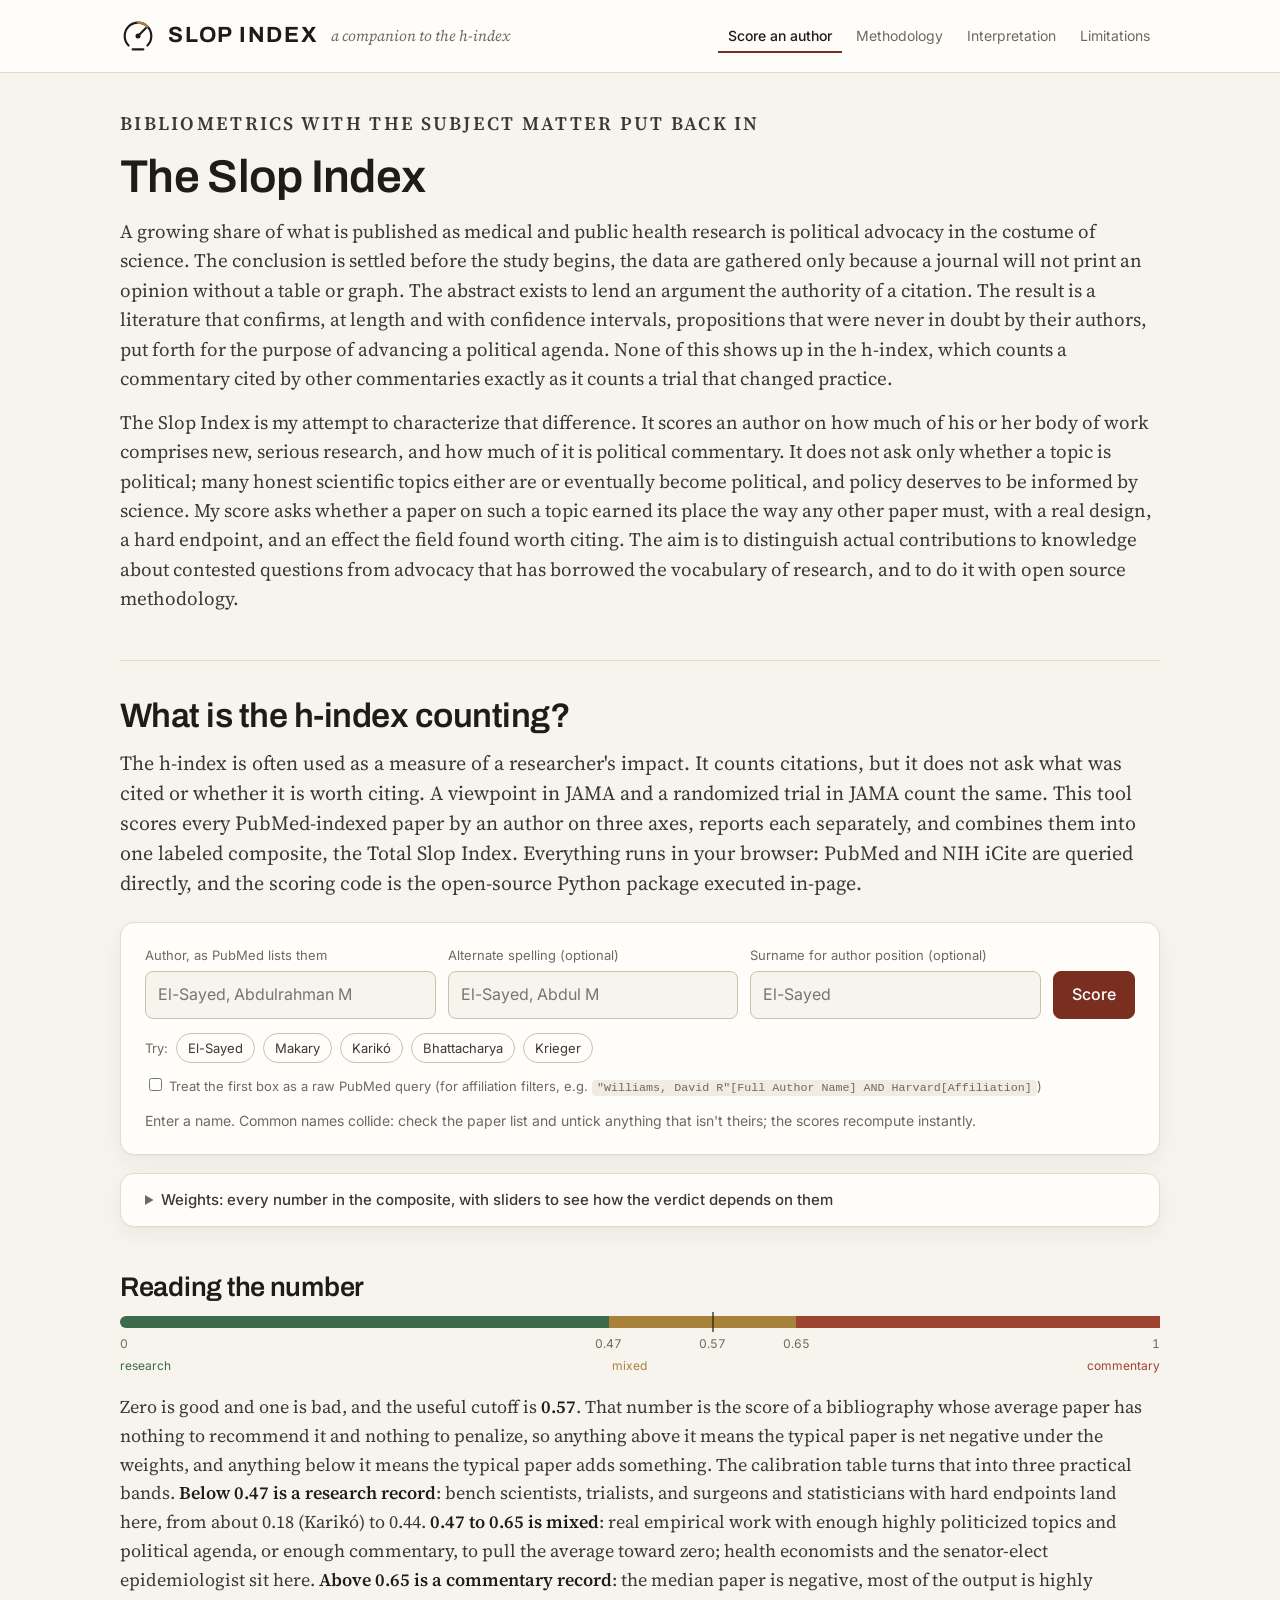
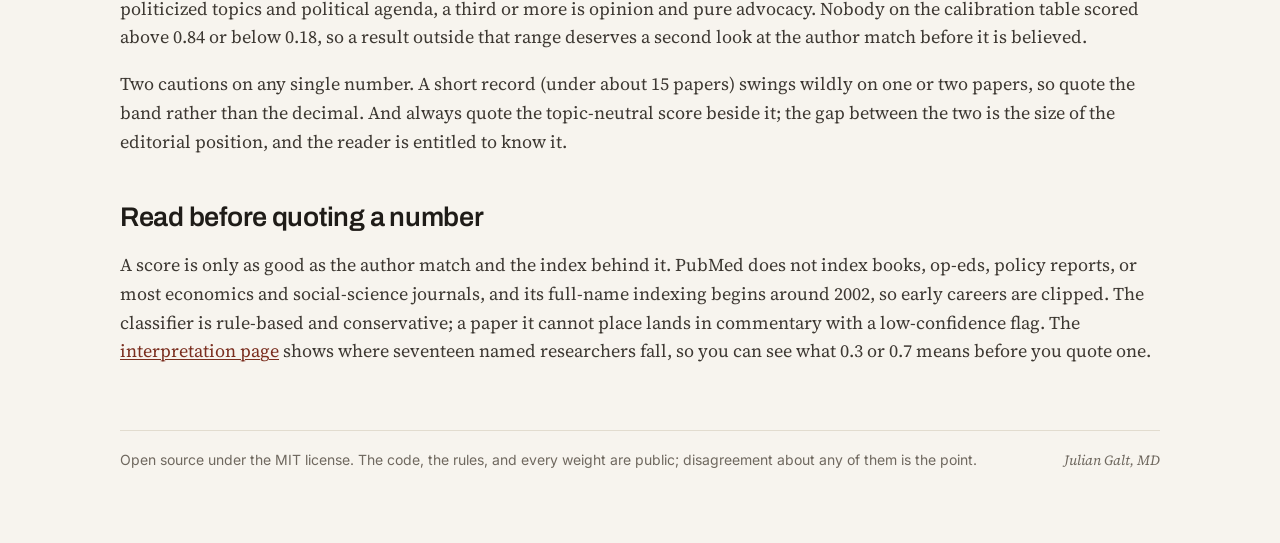
<file: site/index.html>
<!doctype html>
<html lang="en">
<head>
<meta charset="utf-8">
<meta name="viewport" content="width=device-width, initial-scale=1">
<title>Slop Index</title>
<meta name="description" content="A companion to the h-index: how much of a researcher's PubMed bibliography is original empirical science, what it is about, and how much is commentary. Runs entirely in your browser.">
<link rel="preconnect" href="https://fonts.googleapis.com">
<link rel="preconnect" href="https://fonts.gstatic.com" crossorigin>
<link href="https://fonts.googleapis.com/css2?family=Archivo:wght@500;600;700&family=Inter:wght@400;500;600&family=Source+Serif+4:ital,opsz,wght@0,8..60,400;0,8..60,600;0,8..60,700;1,8..60,400&display=swap" rel="stylesheet">
<link rel="stylesheet" href="style.css">
<link rel="icon" href="assets/favicon.ico" sizes="16x16 32x32 48x48">
<link rel="icon" href="assets/favicon.svg" type="image/svg+xml">
<link rel="apple-touch-icon" href="assets/apple-touch-icon.png">
</head>
<body>
<header class="site"><div class="wrap">
  <a class="brand" href="./"><svg class="brand-icon" viewBox="0 0 100 100" aria-hidden="true" focusable="false"><use href="assets/mark.svg#dial"></use></svg><span class="mark">Slop Index</span><small>a companion to the h-index</small></a>
  <nav><a class="current" href="./">Score an author</a><a href="methodology.html">Methodology</a><a href="interpretation.html">Interpretation</a><a href="limitations.html">Limitations</a></nav>
</div></header>
<main>
  <section class="intro">
    <p class="kicker">Bibliometrics with the subject matter put back in</p>
    <h1 class="intro-title"><span>The Slop Index</span></h1>
    <p>A growing share of what is published as medical and public health research is political advocacy in the costume of science. The conclusion is settled before the study begins, the data are gathered only because a journal will not print an opinion without a table or graph. The abstract exists to lend an argument the authority of a citation. The result is a literature that confirms, at length and with confidence intervals, propositions that were never in doubt by their authors, put forth for the purpose of advancing a political agenda. None of this shows up in the h-index, which counts a commentary cited by other commentaries exactly as it counts a trial that changed practice.</p>
    <p>The Slop Index is my attempt to characterize that difference. It scores an author on how much of his or her body of work comprises new, serious research, and how much of it is political commentary. It does not ask only whether a topic is political; many honest scientific topics either are or eventually become political, and policy deserves to be informed by science. My score asks whether a paper on such a topic earned its place the way any other paper must, with a real design, a hard endpoint, and an effect the field found worth citing. The aim is to distinguish actual contributions to knowledge about contested questions from advocacy that has borrowed the vocabulary of research, and to do it with open source methodology.</p>
  </section>
  <h1 class="second">What is the h-index counting?</h1>
  <p class="lede">The h-index is often used as a measure of a researcher's impact. It counts citations, but it does not ask what was cited or whether it is worth citing. A viewpoint in JAMA and a randomized trial in JAMA count the same. This tool scores every PubMed-indexed paper by an author on three axes, reports each separately, and combines them into one labeled composite, the Total Slop Index. Everything runs in your browser: PubMed and NIH iCite are queried directly, and the scoring code is the open-source Python package executed in-page.</p>

  <div class="card">
    <div class="row">
      <div><label for="author">Author, as PubMed lists them</label><input id="author" type="text" placeholder="El-Sayed, Abdulrahman M" autocomplete="off"></div>
      <div><label for="variant">Alternate spelling (optional)</label><input id="variant" type="text" placeholder="El-Sayed, Abdul M"></div>
      <div><label for="surname">Surname for author position (optional)</label><input id="surname" type="text" placeholder="El-Sayed"></div>
      <div class="fixed"><button id="run">Score</button></div>
    </div>
    <div class="examples">Try: <button class="chip" data-author="El-Sayed, Abdulrahman M" data-variant="El-Sayed, Abdul M" data-surname="El-Sayed">El-Sayed</button><button class="chip" data-author="Makary, Martin A" data-surname="Makary">Makary</button><button class="chip" data-author="Karikó, Katalin" data-surname="Karikó">Karikó</button><button class="chip" data-author="Bhattacharya, Jay" data-surname="Bhattacharya">Bhattacharya</button><button class="chip" data-author="Krieger, Nancy" data-surname="Krieger">Krieger</button></div>
    <p class="note" style="margin:12px 0 0"><label style="display:inline"><input id="raw" type="checkbox"> Treat the first box as a raw PubMed query (for affiliation filters, e.g. <code>"Williams, David R"[Full Author Name] AND Harvard[Affiliation]</code>)</label></p>
    <div id="status" class="status">Enter a name. Common names collide: check the paper list and untick anything that isn't theirs; the scores recompute instantly.</div>
  </div>

  <section id="results" hidden>
    <div class="card">
      <div class="hero">
        <div>
          <div class="k">Total Slop Index</div>
          <div class="big" id="tsi">–</div>
          <span class="band" id="tsi-band"></span>
        </div>
        <div>
          <p class="verdict" id="verdict"></p>
          <div class="scale" id="hero-scale"></div>
        </div>
      </div>
    </div>
    <div id="stats" class="stats"></div>
    <p class="note" id="count"></p>
    <div class="row" style="margin:14px 0 4px"><div class="fixed"><button class="secondary" id="copycsv">Copy CSV</button></div><div class="fixed"><button class="secondary" id="dlcsv">Download CSV</button></div></div>
    <div class="tablewrap"><table id="papers">
      <thead><tr><th></th><th>Year</th><th>Role</th><th>Tier / design</th><th>Outcome</th><th>Exposure</th><th class="num">Cites</th><th class="num">RCR</th><th>Politicized topic</th><th class="num">Value</th><th>Paper</th></tr></thead>
      <tbody></tbody>
    </table></div>
    <p class="note">Tier A = original data, B = synthesis or modeling, C = commentary, U = no abstract in PubMed (held out). RCR is the NIH Relative Citation Ratio (1.0 = field average). Value is the per-paper substance score before normalization; see <a href="methodology.html">Methodology</a>.</p>
  </section>

  <details class="card"><summary>Weights: every number in the composite, with sliders to see how the verdict depends on them</summary>
    <div class="row" style="margin:14px 0 6px"><div class="fixed"><button class="secondary" id="defaults">Reset to defaults</button></div><div class="fixed"><button class="secondary" id="neutral">Topic-neutral preset (all topic penalties off)</button></div></div>
    <div id="weights" class="weights"></div>
    <p class="note">The topic-neutral preset is the honest companion to any score you quote: it shows how much of a number is the editorial position and how much is the methodology.</p>
  </details>

  <div class="prose">
  <h2>Reading the number</h2>
  <div class="scale">
    <div class="scale-bar"><span class="seg top" style="width:47%"></span><span class="seg mid" style="width:18%"></span><span class="seg low" style="width:35%"></span><i class="tick" style="left:57%" title="0.57: an average paper with nothing to recommend and nothing to penalize"></i></div>
    <div class="scale-labels"><span>0</span><span style="left:47%">0.47</span><span style="left:57%">0.57</span><span style="left:65%">0.65</span><span>1</span></div>
    <div class="scale-words"><span>research</span><span>mixed</span><span>commentary</span></div>
  </div>
  <p>Zero is good and one is bad, and the useful cutoff is <b>0.57</b>. That number is the score of a bibliography whose average paper has nothing to recommend it and nothing to penalize, so anything above it means the typical paper is net negative under the weights, and anything below it means the typical paper adds something. The calibration table turns that into three practical bands. <b>Below 0.47 is a research record</b>: bench scientists, trialists, and surgeons and statisticians with hard endpoints land here, from about 0.18 (Karikó) to 0.44. <b>0.47 to 0.65 is mixed</b>: real empirical work with enough highly politicized topics and political agenda, or enough commentary, to pull the average toward zero; health economists and the senator-elect epidemiologist sit here. <b>Above 0.65 is a commentary record</b>: the median paper is negative, most of the output is highly politicized topics and political agenda, a third or more is opinion and pure advocacy. Nobody on the calibration table scored above 0.84 or below 0.18, so a result outside that range deserves a second look at the author match before it is believed.</p>
  <p>Two cautions on any single number. A short record (under about 15 papers) swings wildly on one or two papers, so quote the band rather than the decimal. And always quote the topic-neutral score beside it; the gap between the two is the size of the editorial position, and the reader is entitled to know it.</p>

  <h2>Read before quoting a number</h2>
  <p>A score is only as good as the author match and the index behind it. PubMed does not index books, op-eds, policy reports, or most economics and social-science journals, and its full-name indexing begins around 2002, so early careers are clipped. The classifier is rule-based and conservative; a paper it cannot place lands in commentary with a low-confidence flag. The <a href="interpretation.html">interpretation page</a> shows where seventeen named researchers fall, so you can see what 0.3 or 0.7 means before you quote one.</p>
  </div>
  <footer><span>Open source under the MIT license. The code, the rules, and every weight are public; disagreement about any of them is the point.</span><span class="by">Julian Galt, MD</span></footer>
</main>
<script src="app.js"></script>
</body>
</html>
</file>
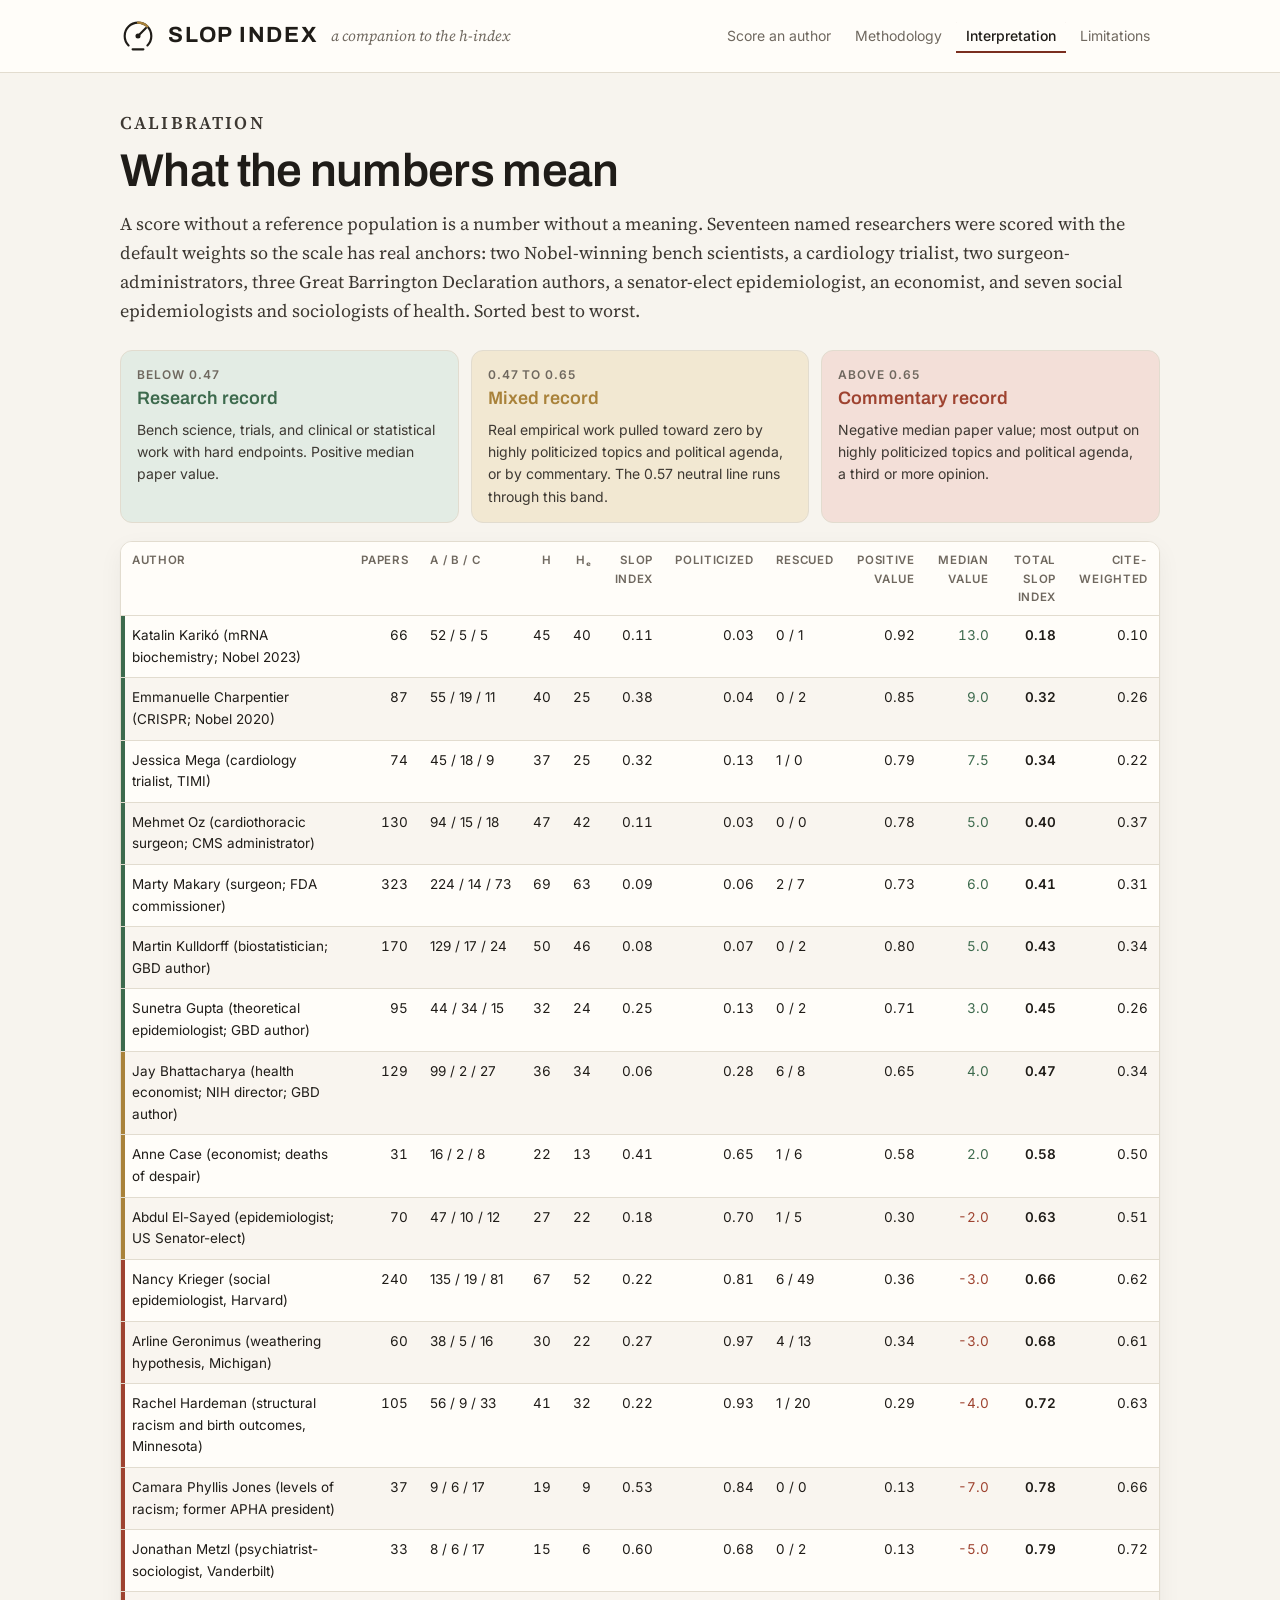
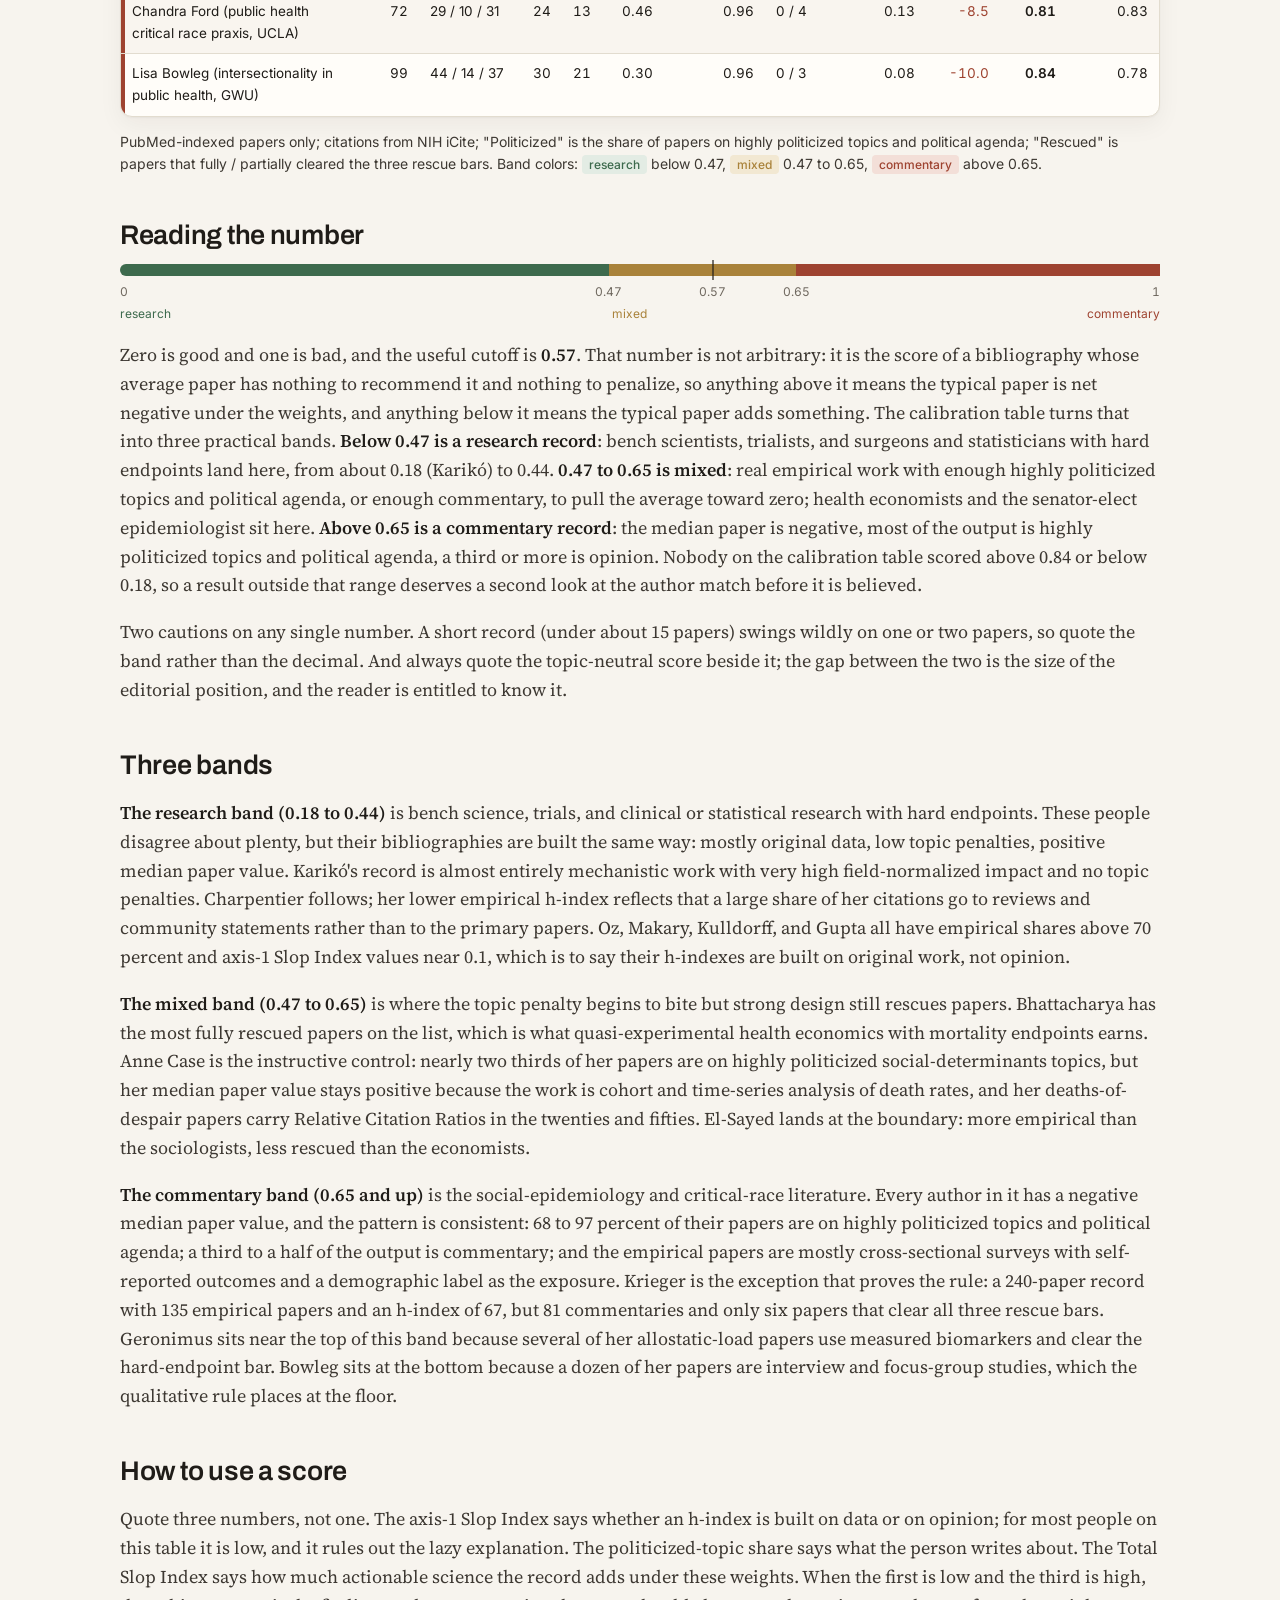
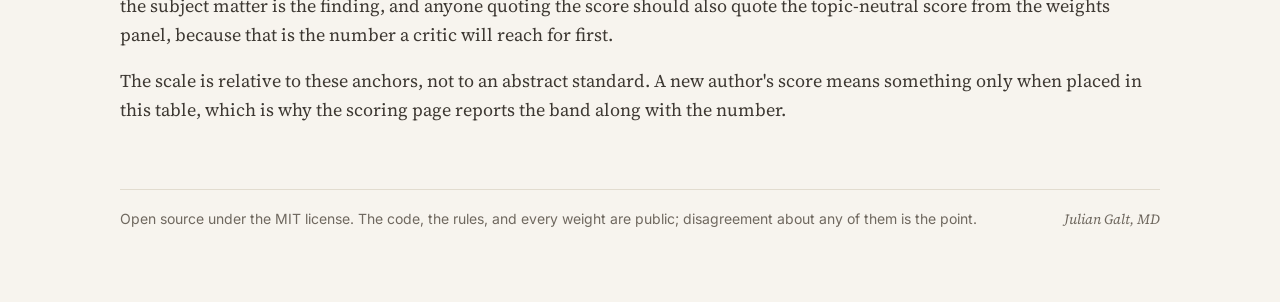
<file: site/interpretation.html>
<!doctype html>
<html lang="en">
<head>
<meta charset="utf-8">
<meta name="viewport" content="width=device-width, initial-scale=1">
<title>Slop Index · Interpretation</title>
<link rel="preconnect" href="https://fonts.googleapis.com">
<link rel="preconnect" href="https://fonts.gstatic.com" crossorigin>
<link href="https://fonts.googleapis.com/css2?family=Archivo:wght@500;600;700&family=Inter:wght@400;500;600&family=Source+Serif+4:ital,opsz,wght@0,8..60,400;0,8..60,600;0,8..60,700;1,8..60,400&display=swap" rel="stylesheet">
<link rel="stylesheet" href="style.css">
<link rel="icon" href="assets/favicon.ico" sizes="16x16 32x32 48x48">
<link rel="icon" href="assets/favicon.svg" type="image/svg+xml">
<link rel="apple-touch-icon" href="assets/apple-touch-icon.png">
</head>
<body>
<header class="site"><div class="wrap">
  <a class="brand" href="./"><svg class="brand-icon" viewBox="0 0 100 100" aria-hidden="true" focusable="false"><use href="assets/mark.svg#dial"></use></svg><span class="mark">Slop Index</span><small>a companion to the h-index</small></a>
  <nav><a href="./">Score an author</a><a href="methodology.html">Methodology</a><a class="current" href="interpretation.html">Interpretation</a><a href="limitations.html">Limitations</a></nav>
</div></header>
<main class="prose">
  <p class="kicker">Calibration</p>
  <h1>What the numbers mean</h1>
  <p class="lede">A score without a reference population is a number without a meaning. Seventeen named researchers were scored with the default weights so the scale has real anchors: two Nobel-winning bench scientists, a cardiology trialist, two surgeon-administrators, three Great Barrington Declaration authors, a senator-elect epidemiologist, an economist, and seven social epidemiologists and sociologists of health. Sorted best to worst.</p>


  <div class="legend">
    <div class="box top"><div class="r">Below 0.47</div><div class="t">Research record</div><p>Bench science, trials, and clinical or statistical work with hard endpoints. Positive median paper value.</p></div>
    <div class="box mid"><div class="r">0.47 to 0.65</div><div class="t">Mixed record</div><p>Real empirical work pulled toward zero by highly politicized topics and political agenda, or by commentary. The 0.57 neutral line runs through this band.</p></div>
    <div class="box low"><div class="r">Above 0.65</div><div class="t">Commentary record</div><p>Negative median paper value; most output on highly politicized topics and political agenda, a third or more opinion.</p></div>
  </div>

  <div class="tablewrap"><table id="cmp">
    <thead><tr><th>Author</th><th class="num">Papers</th><th>A / B / C</th><th class="num">h</th><th class="num">hₑ</th><th class="num">Slop Index</th><th class="num">Politicized</th><th>Rescued</th><th class="num">Positive value</th><th class="num">Median value</th><th class="num">Total Slop Index</th><th class="num">Cite-weighted</th></tr></thead>
    <tbody></tbody>
  </table></div>
  <p class="note">PubMed-indexed papers only; citations from NIH iCite; "Politicized" is the share of papers on highly politicized topics and political agenda; "Rescued" is papers that fully / partially cleared the three rescue bars. Band colors: <span class="band top">research</span> below 0.47, <span class="band mid">mixed</span> 0.47 to 0.65, <span class="band low">commentary</span> above 0.65.</p>


  <h2>Reading the number</h2>
  <div class="scale">
    <div class="scale-bar"><span class="seg top" style="width:47%"></span><span class="seg mid" style="width:18%"></span><span class="seg low" style="width:35%"></span><i class="tick" style="left:57%" title="0.57: an average paper with nothing to recommend and nothing to penalize"></i></div>
    <div class="scale-labels"><span>0</span><span style="left:47%">0.47</span><span style="left:57%">0.57</span><span style="left:65%">0.65</span><span>1</span></div>
    <div class="scale-words"><span>research</span><span>mixed</span><span>commentary</span></div>
  </div>
  <p>Zero is good and one is bad, and the useful cutoff is <b>0.57</b>. That number is not arbitrary: it is the score of a bibliography whose average paper has nothing to recommend it and nothing to penalize, so anything above it means the typical paper is net negative under the weights, and anything below it means the typical paper adds something. The calibration table turns that into three practical bands. <b>Below 0.47 is a research record</b>: bench scientists, trialists, and surgeons and statisticians with hard endpoints land here, from about 0.18 (Karikó) to 0.44. <b>0.47 to 0.65 is mixed</b>: real empirical work with enough highly politicized topics and political agenda, or enough commentary, to pull the average toward zero; health economists and the senator-elect epidemiologist sit here. <b>Above 0.65 is a commentary record</b>: the median paper is negative, most of the output is highly politicized topics and political agenda, a third or more is opinion. Nobody on the calibration table scored above 0.84 or below 0.18, so a result outside that range deserves a second look at the author match before it is believed.</p>
  <p>Two cautions on any single number. A short record (under about 15 papers) swings wildly on one or two papers, so quote the band rather than the decimal. And always quote the topic-neutral score beside it; the gap between the two is the size of the editorial position, and the reader is entitled to know it.</p>

  <h2>Three bands</h2>
  <p><b>The research band (0.18 to 0.44)</b> is bench science, trials, and clinical or statistical research with hard endpoints. These people disagree about plenty, but their bibliographies are built the same way: mostly original data, low topic penalties, positive median paper value. Karikó's record is almost entirely mechanistic work with very high field-normalized impact and no topic penalties. Charpentier follows; her lower empirical h-index reflects that a large share of her citations go to reviews and community statements rather than to the primary papers. Oz, Makary, Kulldorff, and Gupta all have empirical shares above 70 percent and axis-1 Slop Index values near 0.1, which is to say their h-indexes are built on original work, not opinion.</p>
  <p><b>The mixed band (0.47 to 0.65)</b> is where the topic penalty begins to bite but strong design still rescues papers. Bhattacharya has the most fully rescued papers on the list, which is what quasi-experimental health economics with mortality endpoints earns. Anne Case is the instructive control: nearly two thirds of her papers are on highly politicized social-determinants topics, but her median paper value stays positive because the work is cohort and time-series analysis of death rates, and her deaths-of-despair papers carry Relative Citation Ratios in the twenties and fifties. El-Sayed lands at the boundary: more empirical than the sociologists, less rescued than the economists.</p>
  <p><b>The commentary band (0.65 and up)</b> is the social-epidemiology and critical-race literature. Every author in it has a negative median paper value, and the pattern is consistent: 68 to 97 percent of their papers are on highly politicized topics and political agenda; a third to a half of the output is commentary; and the empirical papers are mostly cross-sectional surveys with self-reported outcomes and a demographic label as the exposure. Krieger is the exception that proves the rule: a 240-paper record with 135 empirical papers and an h-index of 67, but 81 commentaries and only six papers that clear all three rescue bars. Geronimus sits near the top of this band because several of her allostatic-load papers use measured biomarkers and clear the hard-endpoint bar. Bowleg sits at the bottom because a dozen of her papers are interview and focus-group studies, which the qualitative rule places at the floor.</p>

  <h2>How to use a score</h2>
  <p>Quote three numbers, not one. The axis-1 Slop Index says whether an h-index is built on data or on opinion; for most people on this table it is low, and it rules out the lazy explanation. The politicized-topic share says what the person writes about. The Total Slop Index says how much actionable science the record adds under these weights. When the first is low and the third is high, the subject matter is the finding, and anyone quoting the score should also quote the topic-neutral score from the weights panel, because that is the number a critic will reach for first.</p>
  <p>The scale is relative to these anchors, not to an abstract standard. A new author's score means something only when placed in this table, which is why the scoring page reports the band along with the number.</p>
  <footer><span>Open source under the MIT license. The code, the rules, and every weight are public; disagreement about any of them is the point.</span><span class="by">Julian Galt, MD</span></footer>
</main>
<script>
fetch("data/comparison.json").then(r => r.json()).then(rows => {
  const f = (x, d = 2) => (x == null ? "–" : typeof x === "number" ? x.toFixed(d) : x);
  document.querySelector("#cmp tbody").innerHTML = rows.map(r => {
    const band = r.tsi == null ? "" : r.tsi < 0.47 ? "band-top" : r.tsi < 0.65 ? "band-mid" : "band-low";
    return `<tr class="${band}"><td>${r.label}</td><td class="num">${r.papers}</td><td>${r.tiers.A} / ${r.tiers.B} / ${r.tiers.C}</td><td class="num">${r.h}</td><td class="num">${r.h_empirical}</td><td class="num">${f(r.slop_index)}</td><td class="num">${f(r.penalized_share)}</td><td>${r.rescued_full} / ${r.rescued_partial}</td><td class="num">${f(r.positive_share)}</td><td class="num ${r.median_value > 0 ? "pos" : "neg"}">${f(r.median_value, 1)}</td><td class="num"><b>${f(r.tsi)}</b></td><td class="num">${f(r.tsi_cw)}</td></tr>`;
  }).join("");
});
</script>
</body>
</html>
</file>
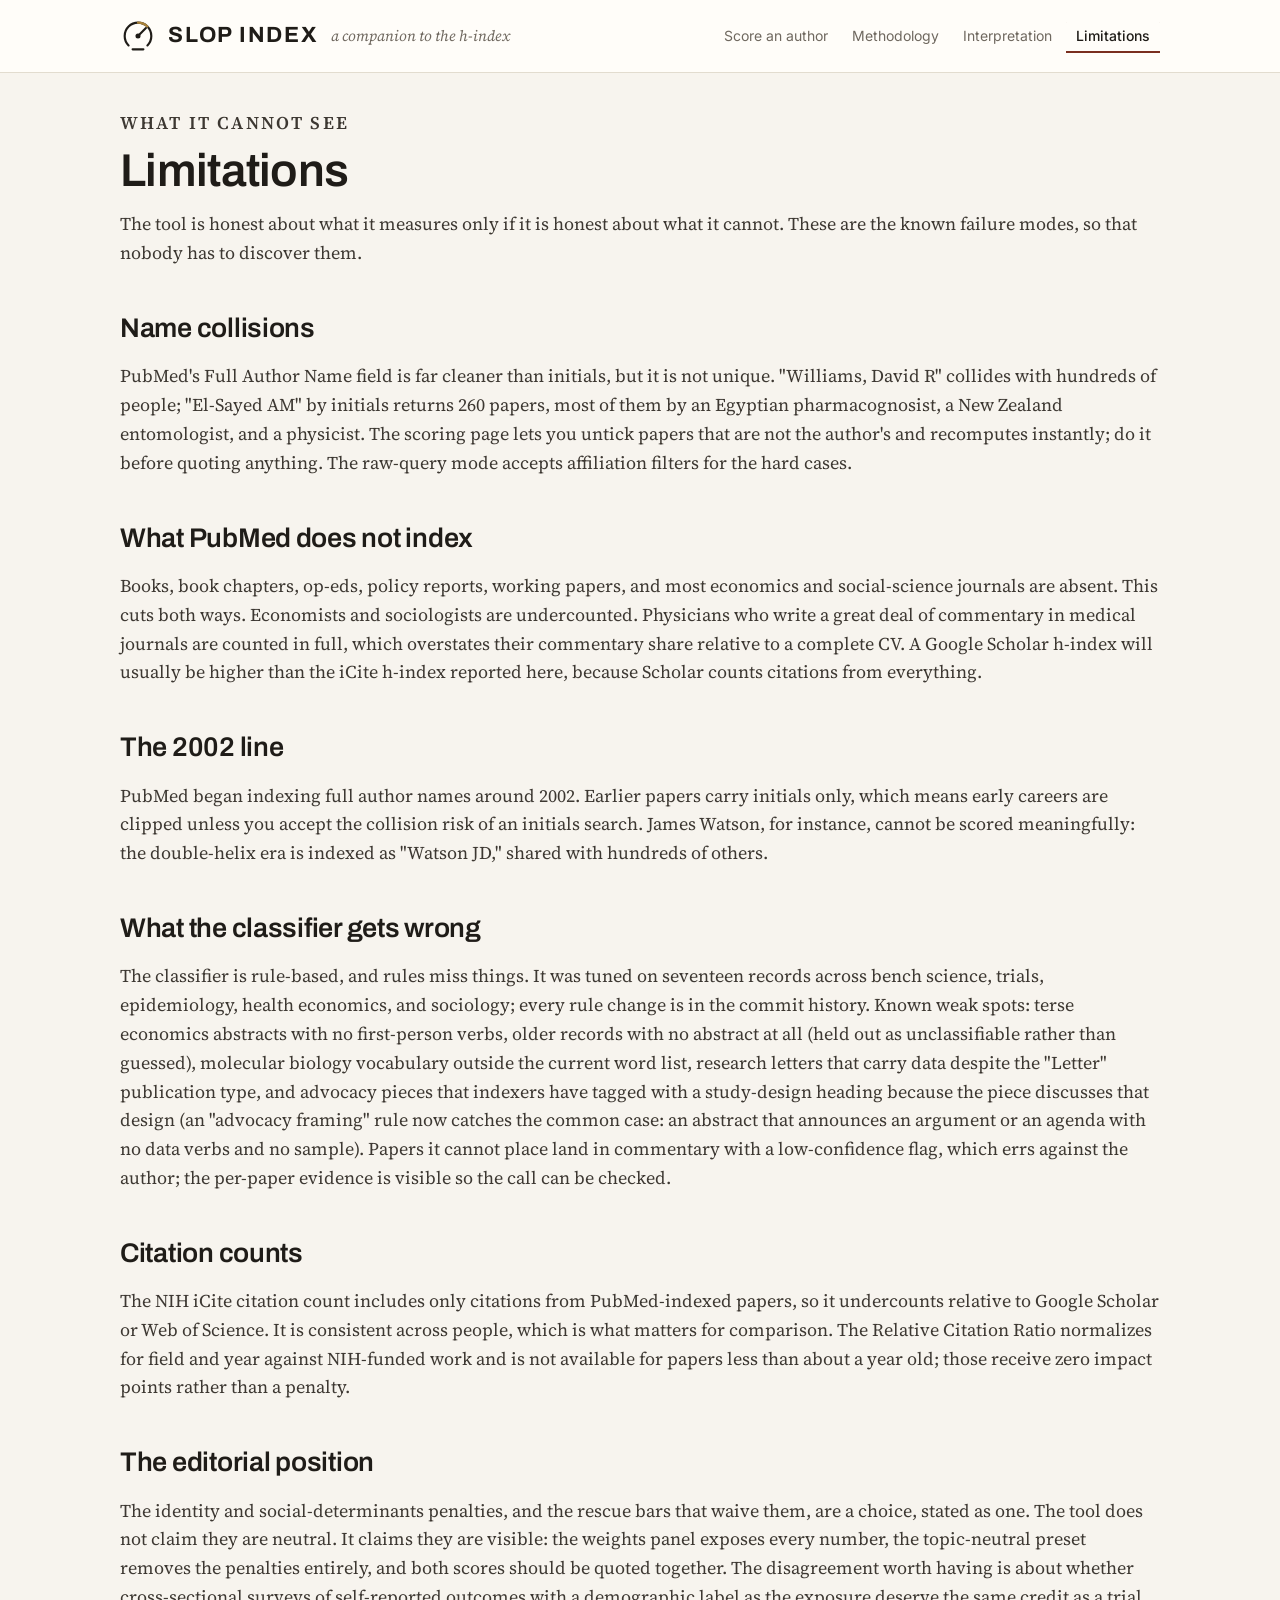
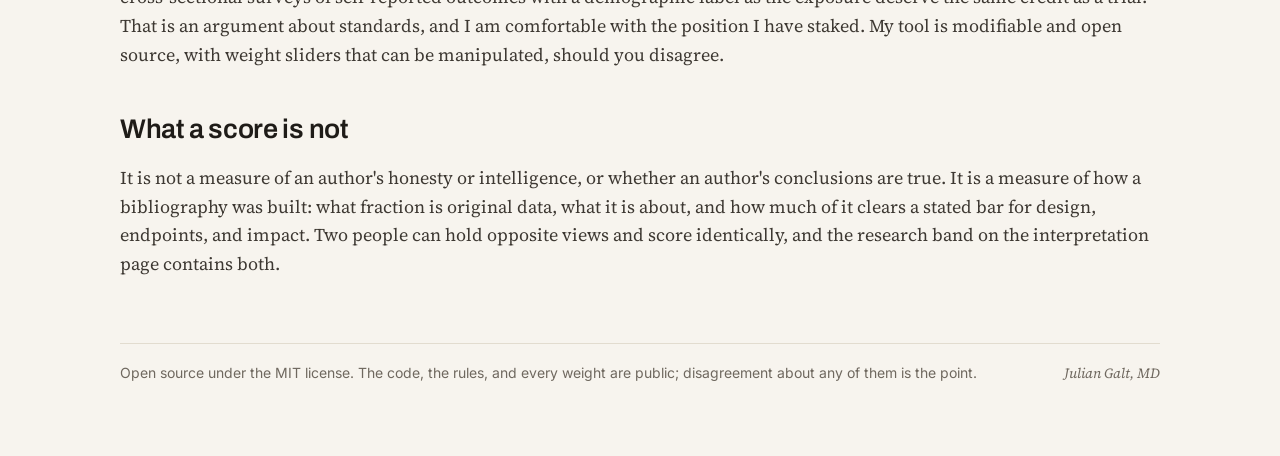
<file: site/limitations.html>
<!doctype html>
<html lang="en">
<head>
<meta charset="utf-8">
<meta name="viewport" content="width=device-width, initial-scale=1">
<title>Slop Index · Limitations</title>
<link rel="preconnect" href="https://fonts.googleapis.com">
<link rel="preconnect" href="https://fonts.gstatic.com" crossorigin>
<link href="https://fonts.googleapis.com/css2?family=Archivo:wght@500;600;700&family=Inter:wght@400;500;600&family=Source+Serif+4:ital,opsz,wght@0,8..60,400;0,8..60,600;0,8..60,700;1,8..60,400&display=swap" rel="stylesheet">
<link rel="stylesheet" href="style.css">
<link rel="icon" href="assets/favicon.ico" sizes="16x16 32x32 48x48">
<link rel="icon" href="assets/favicon.svg" type="image/svg+xml">
<link rel="apple-touch-icon" href="assets/apple-touch-icon.png">
</head>
<body>
<header class="site"><div class="wrap">
  <a class="brand" href="./"><svg class="brand-icon" viewBox="0 0 100 100" aria-hidden="true" focusable="false"><use href="assets/mark.svg#dial"></use></svg><span class="mark">Slop Index</span><small>a companion to the h-index</small></a>
  <nav><a href="./">Score an author</a><a href="methodology.html">Methodology</a><a href="interpretation.html">Interpretation</a><a class="current" href="limitations.html">Limitations</a></nav>
</div></header>
<main class="prose">
  <p class="kicker">What it cannot see</p>
  <h1>Limitations</h1>
  <p class="lede">The tool is honest about what it measures only if it is honest about what it cannot. These are the known failure modes, so that nobody has to discover them.</p>

  <h2>Name collisions</h2>
  <p>PubMed's Full Author Name field is far cleaner than initials, but it is not unique. "Williams, David R" collides with hundreds of people; "El-Sayed AM" by initials returns 260 papers, most of them by an Egyptian pharmacognosist, a New Zealand entomologist, and a physicist. The scoring page lets you untick papers that are not the author's and recomputes instantly; do it before quoting anything. The raw-query mode accepts affiliation filters for the hard cases.</p>

  <h2>What PubMed does not index</h2>
  <p>Books, book chapters, op-eds, policy reports, working papers, and most economics and social-science journals are absent. This cuts both ways. Economists and sociologists are undercounted. Physicians who write a great deal of commentary in medical journals are counted in full, which overstates their commentary share relative to a complete CV. A Google Scholar h-index will usually be higher than the iCite h-index reported here, because Scholar counts citations from everything.</p>

  <h2>The 2002 line</h2>
  <p>PubMed began indexing full author names around 2002. Earlier papers carry initials only, which means early careers are clipped unless you accept the collision risk of an initials search. James Watson, for instance, cannot be scored meaningfully: the double-helix era is indexed as "Watson JD," shared with hundreds of others.</p>

  <h2>What the classifier gets wrong</h2>
  <p>The classifier is rule-based, and rules miss things. It was tuned on seventeen records across bench science, trials, epidemiology, health economics, and sociology; every rule change is in the commit history. Known weak spots: terse economics abstracts with no first-person verbs, older records with no abstract at all (held out as unclassifiable rather than guessed), molecular biology vocabulary outside the current word list, research letters that carry data despite the "Letter" publication type, and advocacy pieces that indexers have tagged with a study-design heading because the piece discusses that design (an "advocacy framing" rule now catches the common case: an abstract that announces an argument or an agenda with no data verbs and no sample). Papers it cannot place land in commentary with a low-confidence flag, which errs against the author; the per-paper evidence is visible so the call can be checked.</p>

  <h2>Citation counts</h2>
  <p>The NIH iCite citation count includes only citations from PubMed-indexed papers, so it undercounts relative to Google Scholar or Web of Science. It is consistent across people, which is what matters for comparison. The Relative Citation Ratio normalizes for field and year against NIH-funded work and is not available for papers less than about a year old; those receive zero impact points rather than a penalty.</p>

  <h2>The editorial position</h2>
  <p>The identity and social-determinants penalties, and the rescue bars that waive them, are a choice, stated as one. The tool does not claim they are neutral. It claims they are visible: the weights panel exposes every number, the topic-neutral preset removes the penalties entirely, and both scores should be quoted together. The disagreement worth having is about whether cross-sectional surveys of self-reported outcomes with a demographic label as the exposure deserve the same credit as a trial. That is an argument about standards, and I am comfortable with the position I have staked. My tool is modifiable and open source, with weight sliders that can be manipulated, should you disagree.</p>

  <h2>What a score is not</h2>
  <p>It is not a measure of an author's honesty or intelligence, or whether an author's conclusions are true. It is a measure of how a bibliography was built: what fraction is original data, what it is about, and how much of it clears a stated bar for design, endpoints, and impact. Two people can hold opposite views and score identically, and the research band on the interpretation page contains both.</p>
  <footer><span>Open source under the MIT license. The code, the rules, and every weight are public; disagreement about any of them is the point.</span><span class="by">Julian Galt, MD</span></footer>
</main>
</body>
</html>
</file>
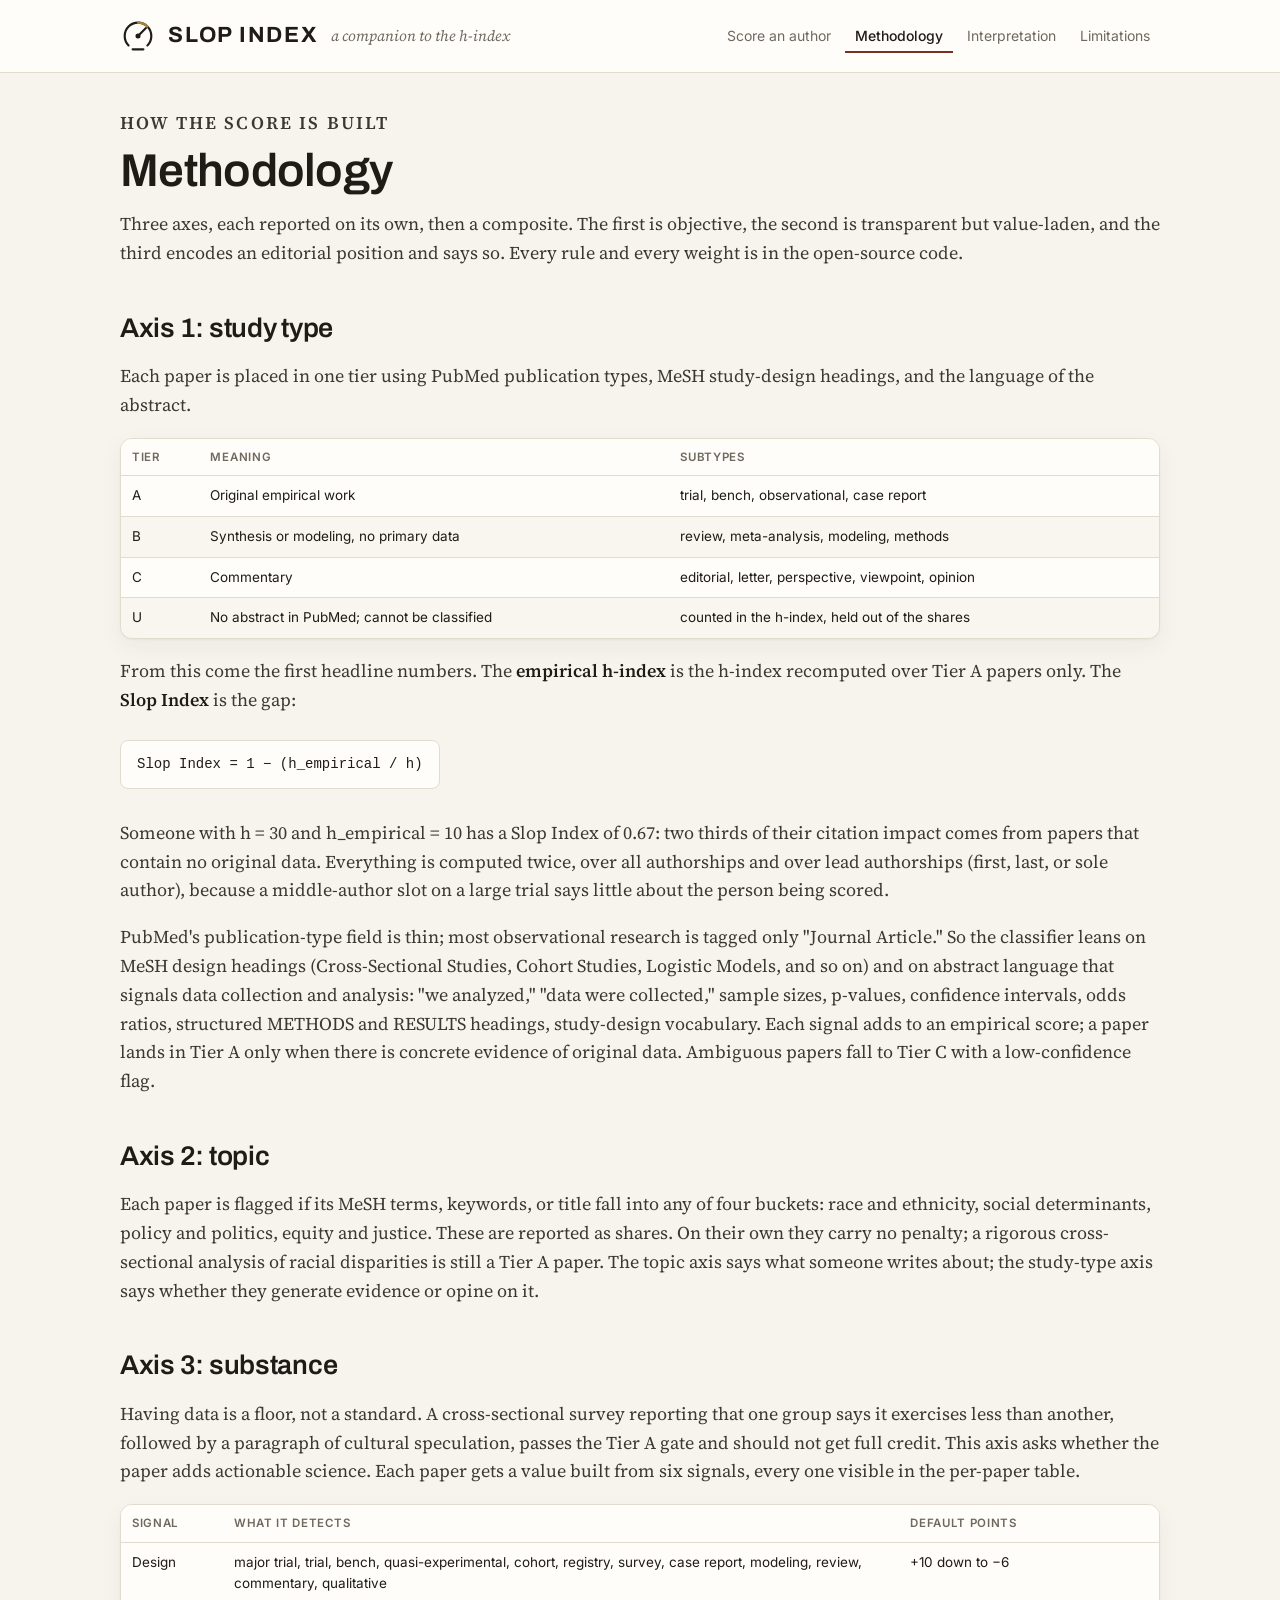
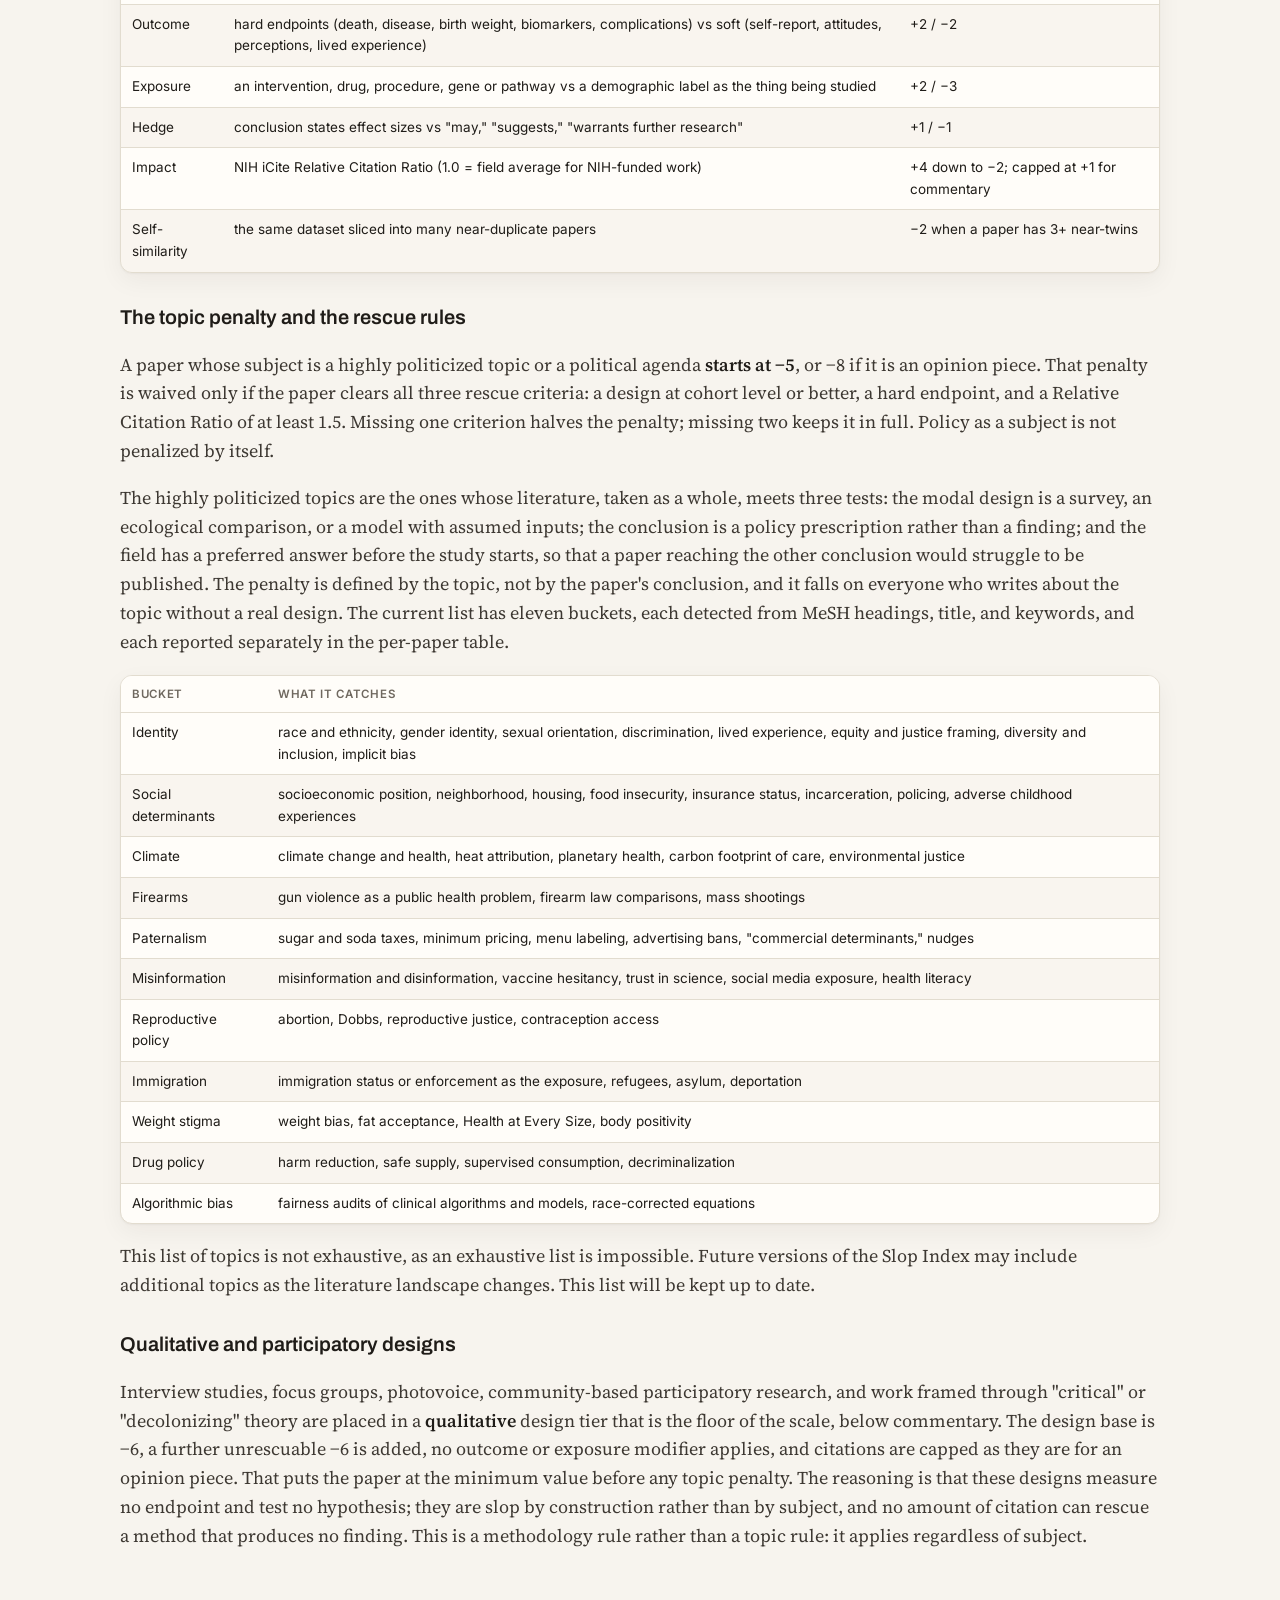
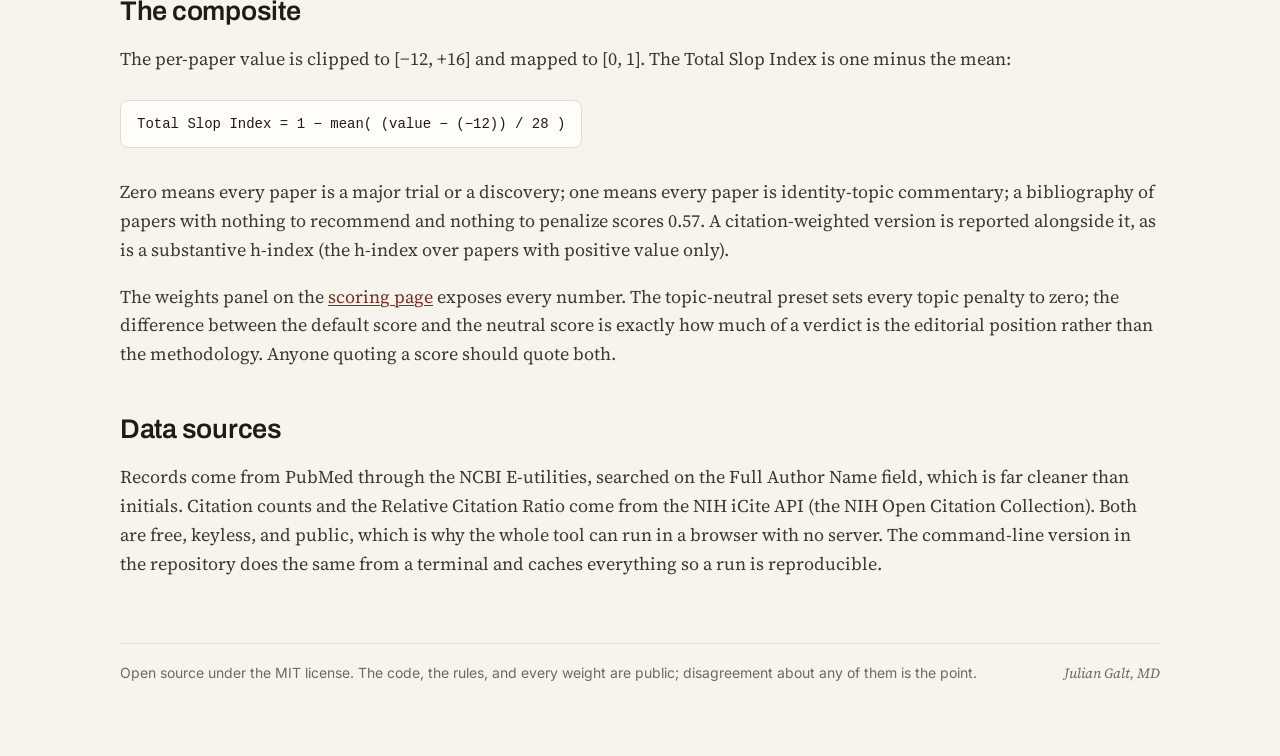
<file: site/methodology.html>
<!doctype html>
<html lang="en">
<head>
<meta charset="utf-8">
<meta name="viewport" content="width=device-width, initial-scale=1">
<title>Slop Index · Methodology</title>
<link rel="preconnect" href="https://fonts.googleapis.com">
<link rel="preconnect" href="https://fonts.gstatic.com" crossorigin>
<link href="https://fonts.googleapis.com/css2?family=Archivo:wght@500;600;700&family=Inter:wght@400;500;600&family=Source+Serif+4:ital,opsz,wght@0,8..60,400;0,8..60,600;0,8..60,700;1,8..60,400&display=swap" rel="stylesheet">
<link rel="stylesheet" href="style.css">
<link rel="icon" href="assets/favicon.ico" sizes="16x16 32x32 48x48">
<link rel="icon" href="assets/favicon.svg" type="image/svg+xml">
<link rel="apple-touch-icon" href="assets/apple-touch-icon.png">
</head>
<body>
<header class="site"><div class="wrap">
  <a class="brand" href="./"><svg class="brand-icon" viewBox="0 0 100 100" aria-hidden="true" focusable="false"><use href="assets/mark.svg#dial"></use></svg><span class="mark">Slop Index</span><small>a companion to the h-index</small></a>
  <nav><a href="./">Score an author</a><a class="current" href="methodology.html">Methodology</a><a href="interpretation.html">Interpretation</a><a href="limitations.html">Limitations</a></nav>
</div></header>
<main class="prose">
  <p class="kicker">How the score is built</p>
  <h1>Methodology</h1>
  <p class="lede">Three axes, each reported on its own, then a composite. The first is objective, the second is transparent but value-laden, and the third encodes an editorial position and says so. Every rule and every weight is in the open-source code.</p>

  <h2>Axis 1: study type</h2>
  <p>Each paper is placed in one tier using PubMed publication types, MeSH study-design headings, and the language of the abstract.</p>
  <div class="tablewrap"><table>
    <thead><tr><th>Tier</th><th>Meaning</th><th>Subtypes</th></tr></thead>
    <tbody>
      <tr><td>A</td><td>Original empirical work</td><td>trial, bench, observational, case report</td></tr>
      <tr><td>B</td><td>Synthesis or modeling, no primary data</td><td>review, meta-analysis, modeling, methods</td></tr>
      <tr><td>C</td><td>Commentary</td><td>editorial, letter, perspective, viewpoint, opinion</td></tr>
      <tr><td>U</td><td>No abstract in PubMed; cannot be classified</td><td>counted in the h-index, held out of the shares</td></tr>
    </tbody>
  </table></div>
  <p>From this come the first headline numbers. The <b>empirical h-index</b> is the h-index recomputed over Tier A papers only. The <b>Slop Index</b> is the gap:</p>
  <div class="formula">Slop Index = 1 − (h_empirical / h)</div>
  <p>Someone with h = 30 and h_empirical = 10 has a Slop Index of 0.67: two thirds of their citation impact comes from papers that contain no original data. Everything is computed twice, over all authorships and over lead authorships (first, last, or sole author), because a middle-author slot on a large trial says little about the person being scored.</p>
  <p>PubMed's publication-type field is thin; most observational research is tagged only "Journal Article." So the classifier leans on MeSH design headings (Cross-Sectional Studies, Cohort Studies, Logistic Models, and so on) and on abstract language that signals data collection and analysis: "we analyzed," "data were collected," sample sizes, p-values, confidence intervals, odds ratios, structured METHODS and RESULTS headings, study-design vocabulary. Each signal adds to an empirical score; a paper lands in Tier A only when there is concrete evidence of original data. Ambiguous papers fall to Tier C with a low-confidence flag.</p>

  <h2>Axis 2: topic</h2>
  <p>Each paper is flagged if its MeSH terms, keywords, or title fall into any of four buckets: race and ethnicity, social determinants, policy and politics, equity and justice. These are reported as shares. On their own they carry no penalty; a rigorous cross-sectional analysis of racial disparities is still a Tier A paper. The topic axis says what someone writes about; the study-type axis says whether they generate evidence or opine on it.</p>

  <h2>Axis 3: substance</h2>
  <p>Having data is a floor, not a standard. A cross-sectional survey reporting that one group says it exercises less than another, followed by a paragraph of cultural speculation, passes the Tier A gate and should not get full credit. This axis asks whether the paper adds actionable science. Each paper gets a value built from six signals, every one visible in the per-paper table.</p>
  <div class="tablewrap"><table>
    <thead><tr><th>Signal</th><th>What it detects</th><th>Default points</th></tr></thead>
    <tbody>
      <tr><td>Design</td><td>major trial, trial, bench, quasi-experimental, cohort, registry, survey, case report, modeling, review, commentary, qualitative</td><td>+10 down to −6</td></tr>
      <tr><td>Outcome</td><td>hard endpoints (death, disease, birth weight, biomarkers, complications) vs soft (self-report, attitudes, perceptions, lived experience)</td><td>+2 / −2</td></tr>
      <tr><td>Exposure</td><td>an intervention, drug, procedure, gene or pathway vs a demographic label as the thing being studied</td><td>+2 / −3</td></tr>
      <tr><td>Hedge</td><td>conclusion states effect sizes vs "may," "suggests," "warrants further research"</td><td>+1 / −1</td></tr>
      <tr><td>Impact</td><td>NIH iCite Relative Citation Ratio (1.0 = field average for NIH-funded work)</td><td>+4 down to −2; capped at +1 for commentary</td></tr>
      <tr><td>Self-similarity</td><td>the same dataset sliced into many near-duplicate papers</td><td>−2 when a paper has 3+ near-twins</td></tr>
    </tbody>
  </table></div>

  <h3>The topic penalty and the rescue rules</h3>
  <p>A paper whose subject is a highly politicized topic or a political agenda <b>starts at −5</b>, or −8 if it is an opinion piece. That penalty is waived only if the paper clears all three rescue criteria: a design at cohort level or better, a hard endpoint, and a Relative Citation Ratio of at least 1.5. Missing one criterion halves the penalty; missing two keeps it in full. Policy as a subject is not penalized by itself.</p>
  <p>The highly politicized topics are the ones whose literature, taken as a whole, meets three tests: the modal design is a survey, an ecological comparison, or a model with assumed inputs; the conclusion is a policy prescription rather than a finding; and the field has a preferred answer before the study starts, so that a paper reaching the other conclusion would struggle to be published. The penalty is defined by the topic, not by the paper's conclusion, and it falls on everyone who writes about the topic without a real design. The current list has eleven buckets, each detected from MeSH headings, title, and keywords, and each reported separately in the per-paper table.</p>
  <div class="tablewrap"><table>
    <thead><tr><th>Bucket</th><th>What it catches</th></tr></thead>
    <tbody>
      <tr><td>Identity</td><td>race and ethnicity, gender identity, sexual orientation, discrimination, lived experience, equity and justice framing, diversity and inclusion, implicit bias</td></tr>
      <tr><td>Social determinants</td><td>socioeconomic position, neighborhood, housing, food insecurity, insurance status, incarceration, policing, adverse childhood experiences</td></tr>
      <tr><td>Climate</td><td>climate change and health, heat attribution, planetary health, carbon footprint of care, environmental justice</td></tr>
      <tr><td>Firearms</td><td>gun violence as a public health problem, firearm law comparisons, mass shootings</td></tr>
      <tr><td>Paternalism</td><td>sugar and soda taxes, minimum pricing, menu labeling, advertising bans, "commercial determinants," nudges</td></tr>
      <tr><td>Misinformation</td><td>misinformation and disinformation, vaccine hesitancy, trust in science, social media exposure, health literacy</td></tr>
      <tr><td>Reproductive policy</td><td>abortion, Dobbs, reproductive justice, contraception access</td></tr>
      <tr><td>Immigration</td><td>immigration status or enforcement as the exposure, refugees, asylum, deportation</td></tr>
      <tr><td>Weight stigma</td><td>weight bias, fat acceptance, Health at Every Size, body positivity</td></tr>
      <tr><td>Drug policy</td><td>harm reduction, safe supply, supervised consumption, decriminalization</td></tr>
      <tr><td>Algorithmic bias</td><td>fairness audits of clinical algorithms and models, race-corrected equations</td></tr>
    </tbody>
  </table></div>
  <p>This list of topics is not exhaustive, as an exhaustive list is impossible. Future versions of the Slop Index may include additional topics as the literature landscape changes. This list will be kept up to date.</p>
  <h3>Qualitative and participatory designs</h3>
  <p>Interview studies, focus groups, photovoice, community-based participatory research, and work framed through "critical" or "decolonizing" theory are placed in a <b>qualitative</b> design tier that is the floor of the scale, below commentary. The design base is −6, a further unrescuable −6 is added, no outcome or exposure modifier applies, and citations are capped as they are for an opinion piece. That puts the paper at the minimum value before any topic penalty. The reasoning is that these designs measure no endpoint and test no hypothesis; they are slop by construction rather than by subject, and no amount of citation can rescue a method that produces no finding. This is a methodology rule rather than a topic rule: it applies regardless of subject.</p>

  <h2>The composite</h2>
  <p>The per-paper value is clipped to [−12, +16] and mapped to [0, 1]. The Total Slop Index is one minus the mean:</p>
  <div class="formula">Total Slop Index = 1 − mean( (value − (−12)) / 28 )</div>
  <p>Zero means every paper is a major trial or a discovery; one means every paper is identity-topic commentary; a bibliography of papers with nothing to recommend and nothing to penalize scores 0.57. A citation-weighted version is reported alongside it, as is a substantive h-index (the h-index over papers with positive value only).</p>
  <p>The weights panel on the <a href="./">scoring page</a> exposes every number. The topic-neutral preset sets every topic penalty to zero; the difference between the default score and the neutral score is exactly how much of a verdict is the editorial position rather than the methodology. Anyone quoting a score should quote both.</p>

  <h2>Data sources</h2>
  <p>Records come from PubMed through the NCBI E-utilities, searched on the Full Author Name field, which is far cleaner than initials. Citation counts and the Relative Citation Ratio come from the NIH iCite API (the NIH Open Citation Collection). Both are free, keyless, and public, which is why the whole tool can run in a browser with no server. The command-line version in the repository does the same from a terminal and caches everything so a run is reproducible.</p>
  <footer><span>Open source under the MIT license. The code, the rules, and every weight are public; disagreement about any of them is the point.</span><span class="by">Julian Galt, MD</span></footer>
</main>
</body>
</html>
</file>
<file: site/style.css>
:root {
  --bg: #f7f4ee;
  --surface: #fffdf9;
  --surface-2: #f1ece3;
  --ink: #1f1c18;
  --ink-2: #3d3832;
  --muted: #6f685f;
  --line: #e2dccf;
  --line-strong: #c9c1b0;
  --accent: #7a2e1f;
  --accent-ink: #ffffff;
  --research: #3d6a4d;
  --research-bg: #e3ece4;
  --mixed: #a9823a;
  --mixed-bg: #f2e8d2;
  --commentary: #9e4330;
  --commentary-bg: #f3dfd8;
  --good: var(--research);
  --bad: var(--commentary);
  --band-top: var(--research-bg);
  --band-mid: var(--mixed-bg);
  --band-low: var(--commentary-bg);
  --shadow: 0 1px 2px rgba(31, 28, 24, .04), 0 8px 24px rgba(31, 28, 24, .05);
  --mono: ui-monospace, "SF Mono", Menlo, Consolas, monospace;
  --serif: "Source Serif 4", "Iowan Old Style", Georgia, "Times New Roman", serif;
  --sans: "Inter", system-ui, -apple-system, "Segoe UI", sans-serif;
  --display: "Archivo", "Inter", system-ui, Arial, sans-serif;
}
@media (prefers-color-scheme: dark) {
  :root:not([data-theme="light"]) {
    --bg: #161411; --surface: #1e1b17; --surface-2: #262219; --ink: #ede7db; --ink-2: #d2cbbd; --muted: #a39b8d;
    --line: #332e26; --line-strong: #4a4337; --accent: #d9735c; --accent-ink: #161411;
    --research: #8dc39b; --research-bg: #1f2b22; --mixed: #d6b062; --mixed-bg: #2f291a; --commentary: #e08d78; --commentary-bg: #35211c;
    --shadow: 0 1px 2px rgba(0,0,0,.3), 0 8px 24px rgba(0,0,0,.25);
  }
}
:root[data-theme="dark"] {
  --bg: #161411; --surface: #1e1b17; --surface-2: #262219; --ink: #ede7db; --ink-2: #d2cbbd; --muted: #a39b8d;
  --line: #332e26; --line-strong: #4a4337; --accent: #d9735c; --accent-ink: #161411;
  --research: #8dc39b; --research-bg: #1f2b22; --mixed: #d6b062; --mixed-bg: #2f291a; --commentary: #e08d78; --commentary-bg: #35211c;
  --shadow: 0 1px 2px rgba(0,0,0,.3), 0 8px 24px rgba(0,0,0,.25);
}

* { box-sizing: border-box; }
html { -webkit-text-size-adjust: 100%; scroll-behavior: smooth; }
body { margin: 0; background: var(--bg); color: var(--ink); font-family: var(--sans); font-size: 16px; line-height: 1.6; -webkit-font-smoothing: antialiased; }
a { color: var(--accent); text-decoration-thickness: 1px; text-underline-offset: 2px; }
a:hover { text-decoration-thickness: 2px; }
b, strong { font-weight: 600; }
code { font-family: var(--mono); font-size: .9em; background: var(--surface-2); padding: 1px 5px; border-radius: 4px; }

/* ---------- masthead ---------- */
header.site { border-bottom: 1px solid var(--line); background: var(--surface); }
header.site .wrap { max-width: 1080px; margin: 0 auto; display: flex; align-items: center; justify-content: space-between; gap: 16px; flex-wrap: wrap; padding: 18px 20px; }
header.site .brand { display: flex; align-items: baseline; gap: 12px; color: var(--ink); text-decoration: none; }
header.site .brand .mark { font-family: var(--display); font-weight: 700; font-size: 22px; letter-spacing: .08em; text-transform: uppercase; }
header.site .brand small { color: var(--muted); font-family: var(--serif); font-style: italic; font-size: 15px; }
header.site nav { display: flex; gap: 4px; flex-wrap: wrap; }
header.site nav a { padding: 6px 10px; font-size: 14px; color: var(--muted); text-decoration: none; border-radius: 6px; }
header.site nav a:hover { color: var(--ink); background: var(--surface-2); }
header.site nav a.current { color: var(--ink); font-weight: 500; box-shadow: inset 0 -2px 0 var(--accent); border-radius: 6px 6px 0 0; }

/* ---------- layout and type ---------- */
main { max-width: 1080px; margin: 0 auto; padding: 36px 20px 72px; }
h1 { font-family: var(--display); font-weight: 600; font-size: clamp(32px, 4.5vw, 46px); line-height: 1.1; margin: 8px 0 14px; letter-spacing: -0.015em; }
h2 { font-family: var(--display); font-weight: 600; font-size: 27px; line-height: 1.2; margin: 44px 0 12px; letter-spacing: -0.01em; }
h3 { font-family: var(--display); font-weight: 600; font-size: 20px; margin: 28px 0 8px; }
p, li { max-width: none; }
.lede { font-family: var(--serif); font-size: 20px; line-height: 1.5; color: var(--ink-2); margin: 0 0 24px; }
.kicker { font-size: 12px; font-weight: 600; letter-spacing: .12em; text-transform: uppercase; color: var(--accent); margin: 0 0 6px; }
.prose p { font-family: var(--serif); font-size: 18px; line-height: 1.6; color: var(--ink-2); }
.prose p b { color: var(--ink); }
.prose .note, .prose .note p { font-family: var(--sans); font-size: 14px; }
.formula { font-family: var(--mono); font-size: 14px; background: var(--surface); border: 1px solid var(--line); padding: 12px 16px; border-radius: 8px; display: inline-block; margin: 8px 0 12px; }
.note { font-size: 14px; color: var(--muted); }
.pos { color: var(--good); } .neg { color: var(--bad); }
footer { color: var(--muted); font-size: 14px; border-top: 1px solid var(--line); margin-top: 64px; padding-top: 18px; display: flex; justify-content: space-between; gap: 16px; flex-wrap: wrap; }
footer .by { font-family: var(--serif); font-style: italic; }

/* ---------- cards, forms ---------- */
.card { background: var(--surface); border: 1px solid var(--line); border-radius: 14px; padding: 22px 24px; margin: 18px 0; box-shadow: var(--shadow); }
.row { display: flex; gap: 12px; flex-wrap: wrap; align-items: flex-end; }
.row > div { flex: 1 1 220px; }
.row > div.fixed { flex: 0 0 auto; }
label { font-size: 13px; color: var(--muted); display: block; margin-bottom: 5px; }
input[type=text] { font: inherit; width: 100%; padding: 10px 12px; border: 1px solid var(--line-strong); border-radius: 8px; background: var(--bg); color: var(--ink); }
input[type=text]:focus { outline: 2px solid var(--accent); outline-offset: 1px; border-color: transparent; }
button { font: inherit; font-weight: 500; padding: 10px 18px; border-radius: 8px; border: 1px solid var(--accent); background: var(--accent); color: var(--accent-ink); cursor: pointer; }
button:hover { filter: brightness(1.08); }
button.secondary { background: transparent; color: var(--ink); border-color: var(--line-strong); font-weight: 400; }
button.secondary:hover { background: var(--surface-2); filter: none; }
button:disabled { opacity: .55; cursor: default; }
.status { font-size: 14px; color: var(--muted); min-height: 20px; margin-top: 12px; }
.status.busy::before { content: ""; display: inline-block; width: 10px; height: 10px; border: 2px solid var(--line-strong); border-top-color: var(--accent); border-radius: 50%; margin-right: 8px; vertical-align: -1px; animation: spin .8s linear infinite; }
@keyframes spin { to { transform: rotate(360deg); } }
.examples { display: flex; gap: 8px; flex-wrap: wrap; align-items: center; margin-top: 14px; font-size: 13px; color: var(--muted); }
.chip { font: inherit; font-size: 13px; padding: 4px 11px; border-radius: 999px; border: 1px solid var(--line-strong); background: var(--surface); color: var(--ink-2); cursor: pointer; }
.chip:hover { border-color: var(--accent); color: var(--accent); background: var(--surface); filter: none; }
details.card { padding: 14px 24px; }
details.card[open] { padding-bottom: 22px; }
summary { cursor: pointer; color: var(--ink-2); font-weight: 500; font-size: 15px; }
summary::marker { color: var(--muted); }
.weights { display: grid; grid-template-columns: repeat(auto-fill, minmax(230px, 1fr)); gap: 10px 22px; margin-top: 12px; }
.weights label { display: flex; justify-content: space-between; color: var(--ink); font-size: 13px; }
.weights label b { font-variant-numeric: tabular-nums; color: var(--accent); }
.weights input[type=range] { width: 100%; accent-color: var(--accent); }

/* ---------- result ---------- */
.hero { display: grid; grid-template-columns: minmax(0, 300px) 1fr; gap: 28px; align-items: center; }
.hero .big { font-family: var(--serif); font-weight: 600; font-size: 84px; line-height: 1; letter-spacing: -0.03em; font-variant-numeric: tabular-nums; }
.hero .k { font-size: 12px; font-weight: 600; letter-spacing: .12em; text-transform: uppercase; color: var(--muted); margin-bottom: 8px; }
.hero .band { display: inline-block; margin-top: 10px; font-size: 14px; font-weight: 500; padding: 4px 10px; border-radius: 6px; }
.hero .verdict { font-family: var(--serif); font-size: 18px; line-height: 1.5; color: var(--ink-2); margin: 0; }
.hero .verdict b { color: var(--ink); }
.hero .scale { margin-top: 16px; max-width: none; }
.stats { display: grid; grid-template-columns: repeat(auto-fit, minmax(150px, 1fr)); gap: 10px; margin: 18px 0 6px; }
@media (min-width: 900px) { .stats { grid-template-columns: repeat(5, 1fr); } }
.stat { background: var(--surface); border: 1px solid var(--line); border-radius: 10px; padding: 12px 14px; }
.stat .k { font-size: 12px; color: var(--muted); line-height: 1.3; }
.stat .v { font-size: 26px; font-family: var(--serif); font-weight: 600; line-height: 1.2; margin-top: 4px; font-variant-numeric: tabular-nums; }
.band.top, .hero .band.top { background: var(--band-top); color: var(--research); }
.band.mid, .hero .band.mid { background: var(--band-mid); color: var(--mixed); }
.band.low, .hero .band.low { background: var(--band-low); color: var(--commentary); }
.band { padding: 2px 7px; border-radius: 4px; font-size: 12px; font-weight: 500; }

/* ---------- scale ---------- */
.scale { margin: 12px 0 6px; position: relative; }
.scale-bar { position: relative; display: flex; height: 12px; border-radius: 6px; overflow: visible; }
.scale-bar .seg { height: 100%; }
.scale-bar .seg:first-child { border-radius: 6px 0 0 6px; } .scale-bar .seg:last-child { border-radius: 0 6px 6px 0; }
.scale-bar .seg.top { background: var(--research); } .scale-bar .seg.mid { background: var(--mixed); } .scale-bar .seg.low { background: var(--commentary); }
.scale-bar .tick { position: absolute; top: -4px; bottom: -4px; width: 2px; background: var(--ink); opacity: .6; transform: translateX(-50%); }
.scale-bar .marker { position: absolute; top: -9px; width: 0; height: 0; transform: translateX(-50%); border-left: 9px solid transparent; border-right: 9px solid transparent; border-top: 12px solid var(--ink); }
.scale-bar .marker::after { content: ""; position: absolute; left: -9px; top: -12px; width: 18px; height: 12px; }
.scale-labels { position: relative; height: 20px; font-size: 12px; color: var(--muted); font-variant-numeric: tabular-nums; margin-top: 6px; }
.scale-labels span { position: absolute; top: 0; transform: translateX(-50%); }
.scale-labels span:first-child { transform: none; left: 0; } .scale-labels span:last-child { transform: none; right: 0; }
.scale-words { display: flex; justify-content: space-between; font-size: 12px; margin-top: 2px; }
.scale-words span:nth-child(1) { color: var(--research); } .scale-words span:nth-child(2) { color: var(--mixed); } .scale-words span:nth-child(3) { color: var(--commentary); }

/* ---------- tables ---------- */
.tablewrap { overflow-x: auto; border: 1px solid var(--line); border-radius: 12px; background: var(--surface); box-shadow: var(--shadow); margin: 14px 0; }
table { border-collapse: collapse; width: 100%; font-size: 13.5px; }
th, td { text-align: left; padding: 9px 11px; border-bottom: 1px solid var(--line); vertical-align: top; }
tbody tr:last-child td { border-bottom: 0; }
tbody tr:nth-child(even) td { background: color-mix(in srgb, var(--surface-2) 45%, transparent); }
th { font-weight: 600; color: var(--muted); font-size: 11.5px; text-transform: uppercase; letter-spacing: .06em; position: sticky; top: 0; background: var(--surface); z-index: 1; }
td.num, th.num { text-align: right; font-variant-numeric: tabular-nums; }
tr.band-top td:first-child { box-shadow: inset 4px 0 0 var(--research); }
tr.band-mid td:first-child { box-shadow: inset 4px 0 0 var(--mixed); }
tr.band-low td:first-child { box-shadow: inset 4px 0 0 var(--commentary); }
tr.excluded td { opacity: .45; }
#papers td:last-child { min-width: 320px; }
#papers td:last-child a { color: var(--ink); }
#papers .note { margin-top: 2px; font-size: 12px; }
.pill { display: inline-block; font-size: 11px; font-weight: 600; padding: 1px 7px; border-radius: 999px; border: 1px solid var(--line-strong); color: var(--muted); margin-right: 6px; vertical-align: 1px; }
.pill.A { border-color: var(--research); color: var(--research); background: var(--research-bg); }
.pill.B { border-color: var(--mixed); color: var(--mixed); background: var(--mixed-bg); }
.pill.C { border-color: var(--commentary); color: var(--commentary); background: var(--commentary-bg); }
input[type=checkbox] { accent-color: var(--accent); }

/* ---------- interpretation legend ---------- */
.legend { display: grid; grid-template-columns: repeat(auto-fit, minmax(220px, 1fr)); gap: 12px; margin: 18px 0; }
.legend .box { border-radius: 12px; padding: 14px 16px; border: 1px solid var(--line); }
.legend .box.top { background: var(--research-bg); } .legend .box.mid { background: var(--mixed-bg); } .legend .box.low { background: var(--commentary-bg); }
.legend .box .t { font-family: var(--display); font-weight: 600; font-size: 18px; }
.legend .box.top .t { color: var(--research); } .legend .box.mid .t { color: var(--mixed); } .legend .box.low .t { color: var(--commentary); }
.legend .box .r { font-size: 12px; font-weight: 600; letter-spacing: .08em; text-transform: uppercase; color: var(--muted); }
.legend .box p { font-size: 14px; margin: 6px 0 0; font-family: var(--sans); color: var(--ink-2); }

@media (max-width: 720px) {
  main { padding: 24px 16px 56px; }
  header.site .wrap { padding: 14px 16px; }
  .hero { grid-template-columns: 1fr; gap: 16px; }
  .hero .big { font-size: 64px; }
  .card { padding: 18px 16px; border-radius: 12px; }
  .lede { font-size: 18px; }
  .prose p { font-size: 17px; }
}
#cmp td:nth-child(3), #cmp td:nth-child(8) { white-space: nowrap; }
#cmp td:first-child { min-width: 220px; }
.intro { margin: 0 0 36px; padding-bottom: 32px; border-bottom: 1px solid var(--line); }
.intro h1 { margin-top: 0; }
.intro p { font-family: var(--serif); font-size: 19px; line-height: 1.55; color: var(--ink-2); margin: 0 0 14px; }
h1.second { font-size: clamp(26px, 3.5vw, 34px); margin-top: 0; }

/* Dial emblem shared by the masthead, introduction, and favicon. */
header.site .brand { align-items: center; flex-wrap: wrap; }
.brand-icon { width: 36px; height: 36px; flex-shrink: 0; }
.brand-icon, .intro-icon { --mark-gold: var(--mixed); }
.intro-title { display: flex; align-items: center; gap: 16px; }
.intro-icon { width: clamp(48px, 7vw, 64px); height: auto; flex-shrink: 0; }
@media (max-width: 480px) {
  header.site .brand { column-gap: 10px; row-gap: 2px; }
  header.site .brand small { flex-basis: 100%; margin-left: 46px; }
}
</file>
